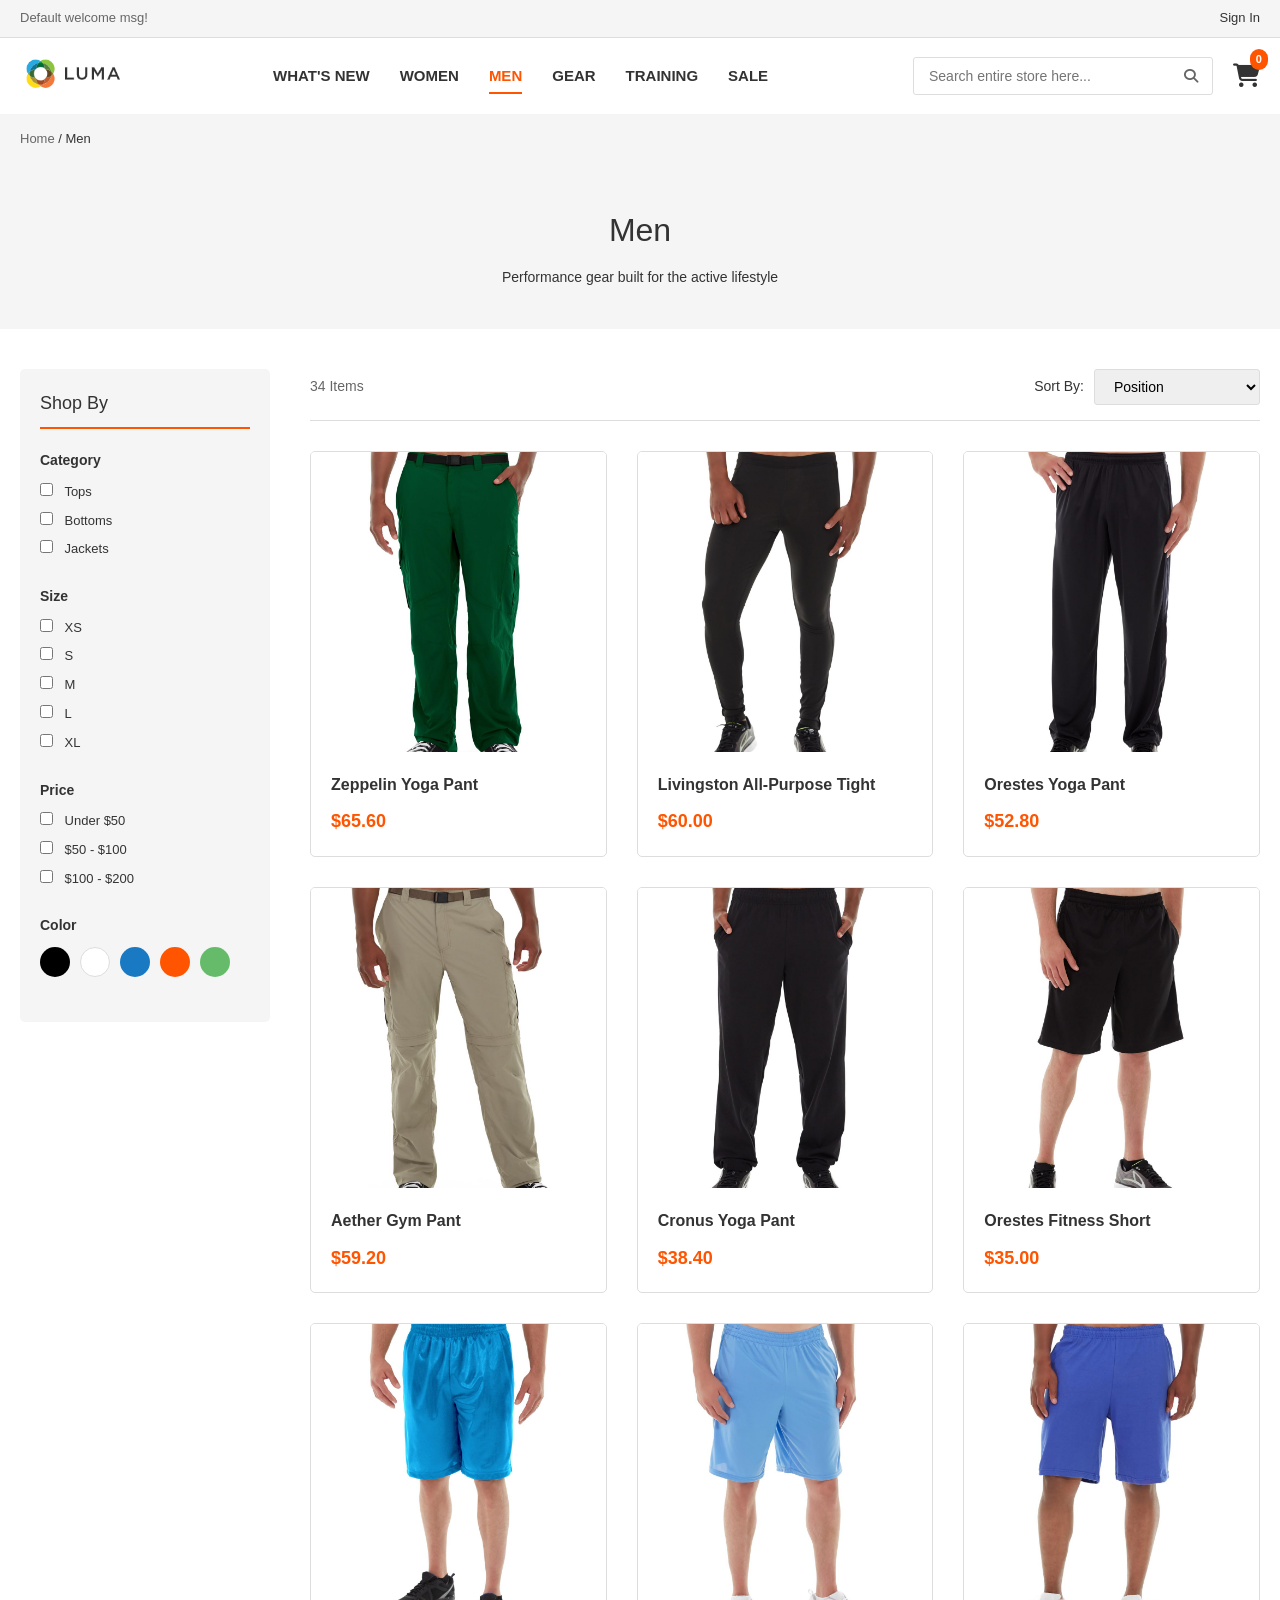
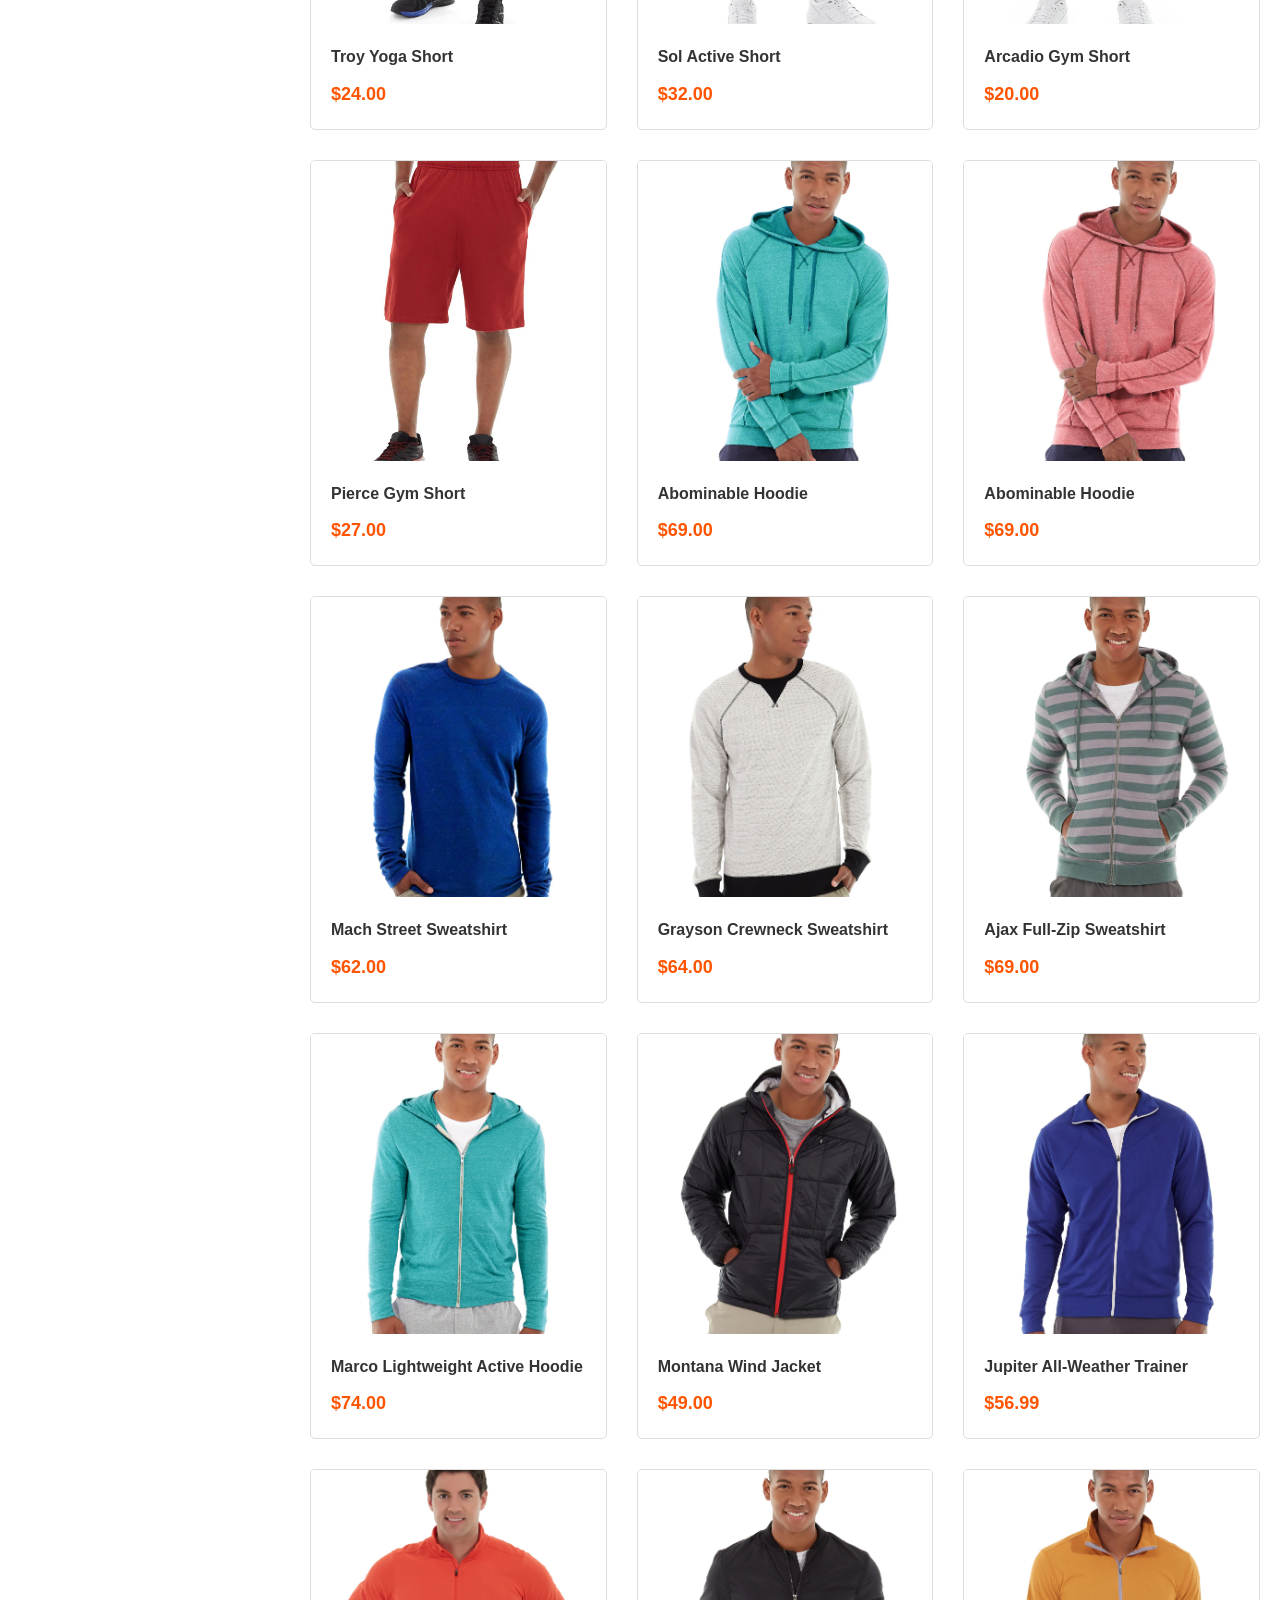
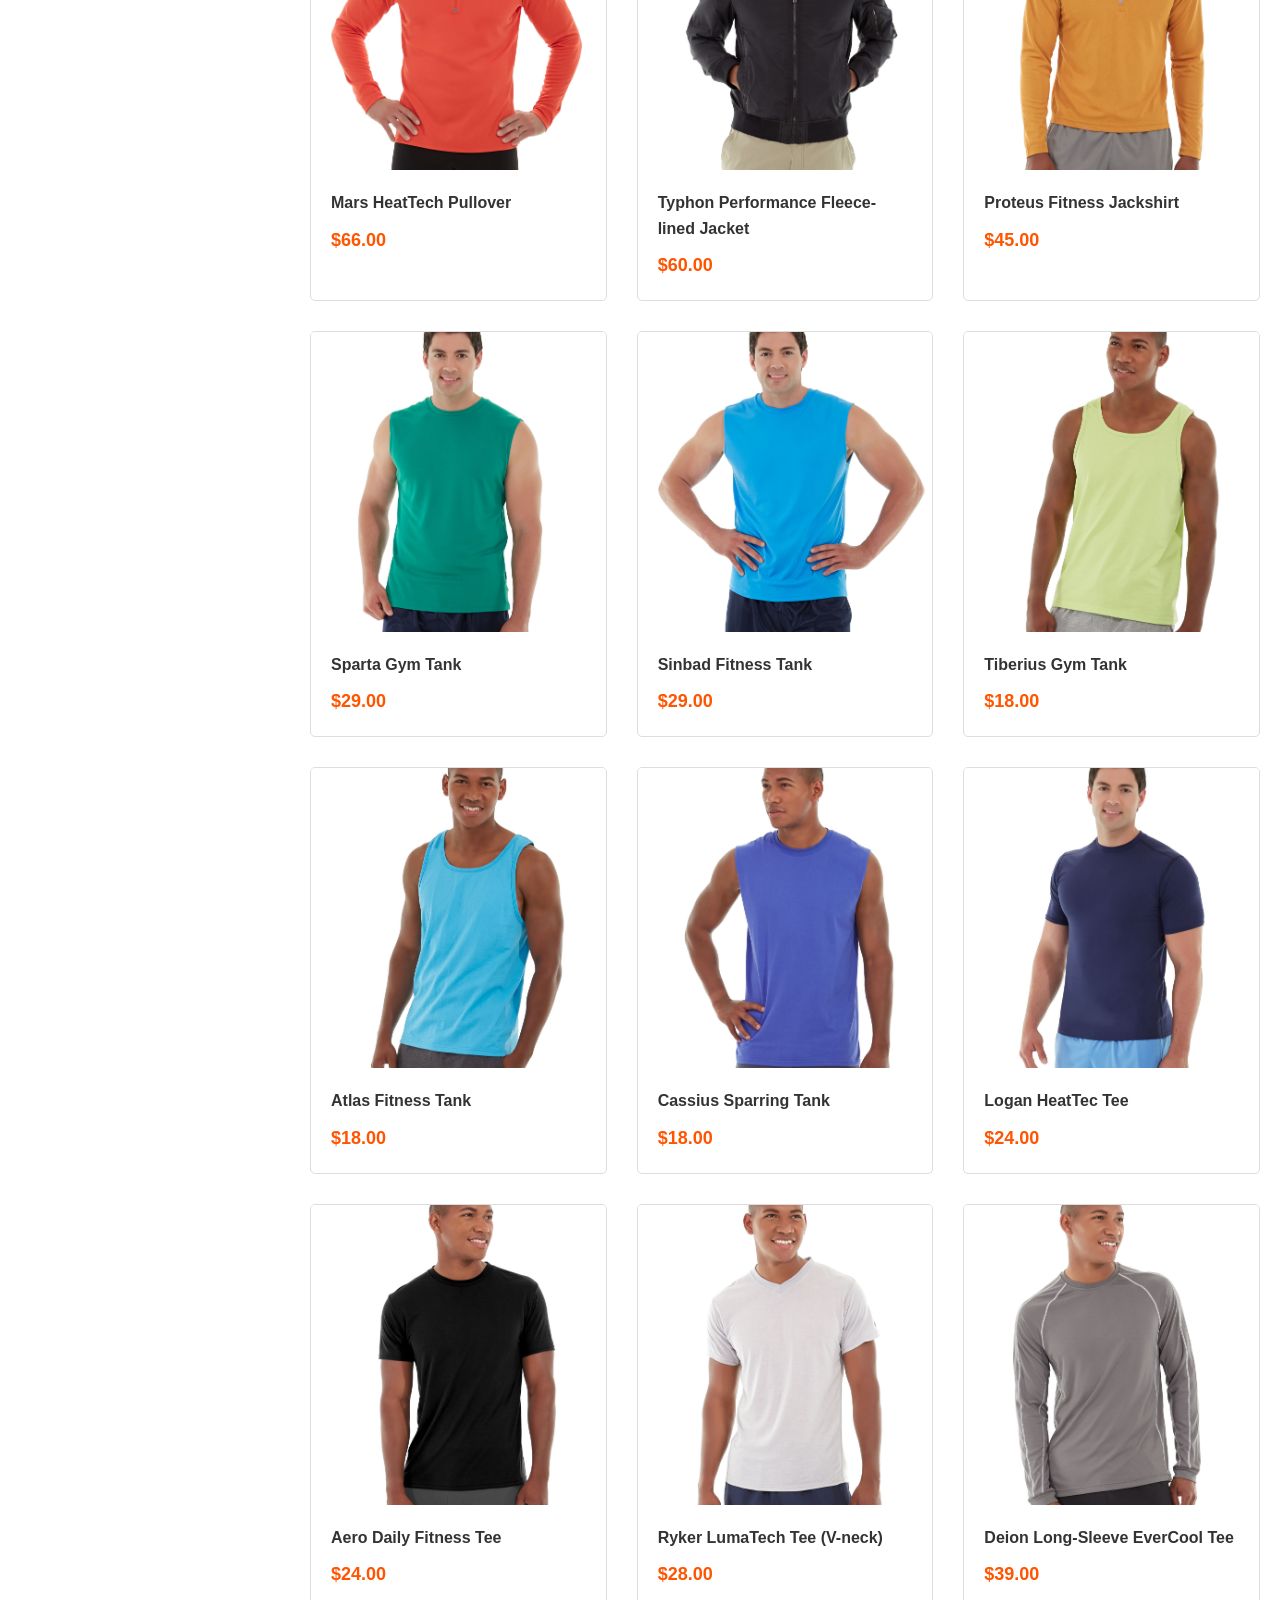
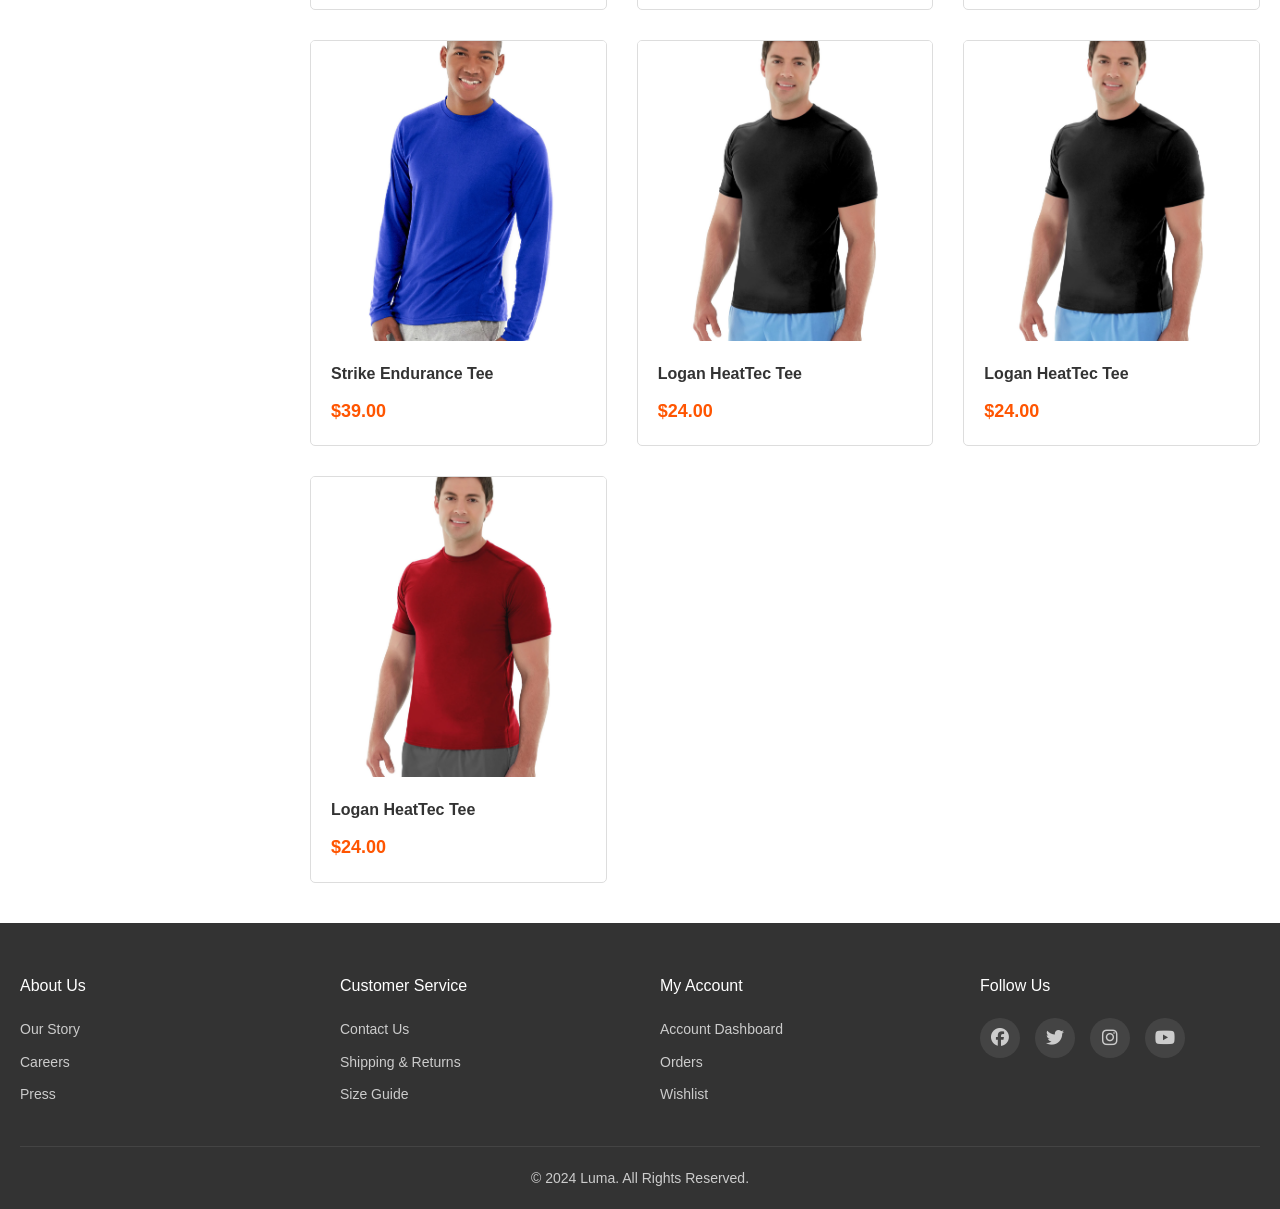
<file: category-men.html>
<!DOCTYPE html>
<html lang="en">
<head>
    <meta charset="UTF-8">
    <meta name="viewport" content="width=device-width, initial-scale=1.0">
    <title>Men - Luma</title>   
    <script>
        !function(e,a,n,t){var i=e.head;if(i){
        if (a) return;
        var o=e.createElement("style");
        o.id="alloy-prehiding",o.innerText=n,i.appendChild(o),setTimeout(function(){o.parentNode&&o.parentNode.removeChild(o)},t)}}
        (document, document.location.href.indexOf("adobe_authoring_enabled") !== -1, "body { opacity: 0 !important }", 3000);
    </script>    
    <!-- adobe library -->
    <!-- <script src="https://assets.adobedtm.com/b5cbd1a1220e/25eca88f2eb7/launch-9a00b07b1226-development.min.js" async></script> -->
    <!-- student adlsplatformemea library -->
    <script src="https://assets.adobedtm.com/b9f1efd76487/f35eeba8ed12/launch-7549e887f415-development.min.js" async></script>
    <script defer type="text/javascript" src="https://ot.aem.live/.rum/@adobe/helix-rum-js@^2/dist/rum-standalone.js"></script>
    <link rel="stylesheet" href="css/styles.css">
    <link rel="stylesheet" href="https://cdnjs.cloudflare.com/ajax/libs/font-awesome/6.4.0/css/all.min.css">
</head>
<body>
    <!-- Header -->
    <header class="header">
        <div class="header-top">
            <div class="container">
                <div class="header-top-content">
                    <div class="header-message">
                        Default welcome msg!
                    </div>
                    <div class="header-links">
                        <a href="#" id="signInLink">Sign In</a>
                        <a href="account.html" id="accountLink" style="display: none;">My Account</a>
                        <a href="#" id="signOutLink" style="display: none;">Sign Out</a>
                    </div>
                </div>
            </div>
        </div>
        <div class="header-main">
            <div class="container">
                <div class="header-content">
                    <div class="logo">
                        <a href="index.html">
                            <img src="images/logo.png" alt="Luma" onerror="this.src='data:image/svg+xml,%3Csvg xmlns=%22http://www.w3.org/2000/svg%22 viewBox=%220 0 120 40%22%3E%3Ctext x=%2210%22 y=%2225%22 font-family=%22Arial%22 font-size=%2220%22 fill=%22%23ff5501%22%3ELUMA%3C/text%3E%3C/svg%3E'">
                        </a>
                    </div>
                    <nav class="main-nav">
                        <ul>
                            <li><a href="category-women.html">What's New</a></li>
                            <li><a href="category-women.html">Women</a></li>
                            <li><a href="category-men.html" class="active">Men</a></li>
                            <li><a href="category-equipment.html">Gear</a></li>
                            <li><a href="category-equipment.html">Training</a></li>
                            <li><a href="#">Sale</a></li>
                        </ul>
                    </nav>
                    <div class="header-actions">
                        <div class="search-wrapper">
                            <input type="text" placeholder="Search entire store here..." id="searchInput">
                            <i class="fas fa-search"></i>
                        </div>
                        <a href="cart.html" class="cart-link">
                            <i class="fas fa-shopping-cart"></i>
                            <span class="cart-count" id="cartCount">0</span>
                        </a>
                    </div>
                </div>
            </div>
        </div>
    </header>

    <!-- Breadcrumb -->
    <div class="breadcrumb">
        <div class="container">
            <a href="index.html">Home</a> / <span>Men</span>
        </div>
    </div>

    <!-- Category Header -->
    <section class="category-header">
        <div class="container">
            <h1>Men</h1>
            <p>Performance gear built for the active lifestyle</p>
        </div>
    </section>

    <!-- Category Content -->
    <section class="category-content">
        <div class="container">
            <div class="category-layout">
                <!-- Sidebar Filters -->
                <aside class="category-sidebar">
                    <div class="filter-section">
                        <h3>Shop By</h3>
                        <div class="filter-group">
                            <h4>Category</h4>
                            <label><input type="checkbox" value="tops"> Tops</label>
                            <label><input type="checkbox" value="bottoms"> Bottoms</label>
                            <label><input type="checkbox" value="jackets"> Jackets</label>
                        </div>
                        <div class="filter-group">
                            <h4>Size</h4>
                            <label><input type="checkbox" value="xs"> XS</label>
                            <label><input type="checkbox" value="s"> S</label>
                            <label><input type="checkbox" value="m"> M</label>
                            <label><input type="checkbox" value="l"> L</label>
                            <label><input type="checkbox" value="xl"> XL</label>
                        </div>
                        <div class="filter-group">
                            <h4>Price</h4>
                            <label><input type="checkbox" value="0-50"> Under $50</label>
                            <label><input type="checkbox" value="50-100"> $50 - $100</label>
                            <label><input type="checkbox" value="100-200"> $100 - $200</label>
                        </div>
                        <div class="filter-group">
                            <h4>Color</h4>
                            <div class="color-filters">
                                <span class="color-swatch" data-color="black" style="background: #000;"></span>
                                <span class="color-swatch" data-color="white" style="background: #fff; border: 1px solid #ddd;"></span>
                                <span class="color-swatch" data-color="blue" style="background: #1979c3;"></span>
                                <span class="color-swatch" data-color="red" style="background: #ff5501;"></span>
                                <span class="color-swatch" data-color="green" style="background: #66bb6a;"></span>
                            </div>
                        </div>
                    </div>
                </aside>

                <!-- Product Grid -->
                <div class="category-main">
                    <div class="category-toolbar">
                        <div class="product-count">
                            <span id="productCount">0</span> Items
                        </div>
                        <div class="sort-by">
                            <label>Sort By:</label>
                            <select id="sortSelect">
                                <option value="position">Position</option>
                                <option value="name">Name</option>
                                <option value="price-low">Price: Low to High</option>
                                <option value="price-high">Price: High to Low</option>
                            </select>
                        </div>
                    </div>
                    <div class="product-grid" id="categoryProducts">
                        <!-- Products will be loaded dynamically -->
                    </div>
                </div>
            </div>
        </div>
    </section>

    <!-- Footer -->
    <footer class="footer">
        <div class="container">
            <div class="footer-content">
                <div class="footer-column">
                    <h4>About Us</h4>
                    <ul>
                        <li><a href="#">Our Story</a></li>
                        <li><a href="#">Careers</a></li>
                        <li><a href="#">Press</a></li>
                    </ul>
                </div>
                <div class="footer-column">
                    <h4>Customer Service</h4>
                    <ul>
                        <li><a href="#">Contact Us</a></li>
                        <li><a href="#">Shipping & Returns</a></li>
                        <li><a href="#">Size Guide</a></li>
                    </ul>
                </div>
                <div class="footer-column">
                    <h4>My Account</h4>
                    <ul>
                        <li><a href="account.html">Account Dashboard</a></li>
                        <li><a href="account.html#orders">Orders</a></li>
                        <li><a href="#">Wishlist</a></li>
                    </ul>
                </div>
                <div class="footer-column">
                    <h4>Follow Us</h4>
                    <div class="social-links">
                        <a href="#"><i class="fab fa-facebook"></i></a>
                        <a href="#"><i class="fab fa-twitter"></i></a>
                        <a href="#"><i class="fab fa-instagram"></i></a>
                        <a href="#"><i class="fab fa-youtube"></i></a>
                    </div>
                </div>
            </div>
            <div class="footer-bottom">
                <p>&copy; 2024 Luma. All Rights Reserved.</p>
            </div>
        </div>
    </footer>

    <!-- Modal for Sign In / Register -->
    <div id="authModal" class="modal">
        <div class="modal-content">
            <span class="close">&times;</span>
            <div class="auth-container">
                <div class="auth-tabs">
                    <button class="auth-tab active" data-tab="signin">Sign In</button>
                    <button class="auth-tab" data-tab="register">Create Account</button>
                </div>
                <div id="signinForm" class="auth-form active">
                    <h2>Sign In</h2>
                    <form id="loginForm">
                        <div class="form-group">
                            <label>Email</label>
                            <input type="email" required id="loginEmail">
                        </div>
                        <div class="form-group">
                            <label>Password</label>
                            <input type="password" required id="loginPassword">
                        </div>
                        <button type="submit" class="btn btn-primary btn-full">Sign In</button>
                    </form>
                </div>
                <div id="registerForm" class="auth-form">
                    <h2>Create Account</h2>
                    <form id="registrationForm">
                        <div class="form-group">
                            <label>First Name</label>
                            <input type="text" required id="regFirstName">
                        </div>
                        <div class="form-group">
                            <label>Last Name</label>
                            <input type="text" required id="regLastName">
                        </div>
                        <div class="form-group">
                            <label>Email</label>
                            <input type="email" required id="regEmail">
                        </div>
                        <div class="form-group">
                            <label>Password</label>
                            <input type="password" required id="regPassword">
                        </div>
                        <button type="submit" class="btn btn-primary btn-full">Create Account</button>
                    </form>
                </div>
            </div>
        </div>
    </div>

    <script src="js/data-layer.js?v=11"></script>
    <script src="js/products.js"></script>
    <script src="js/cart.js"></script>
    <script src="js/auth.js"></script>
    <script src="js/category.js?v=11"></script>
</body>
</html>
</file>
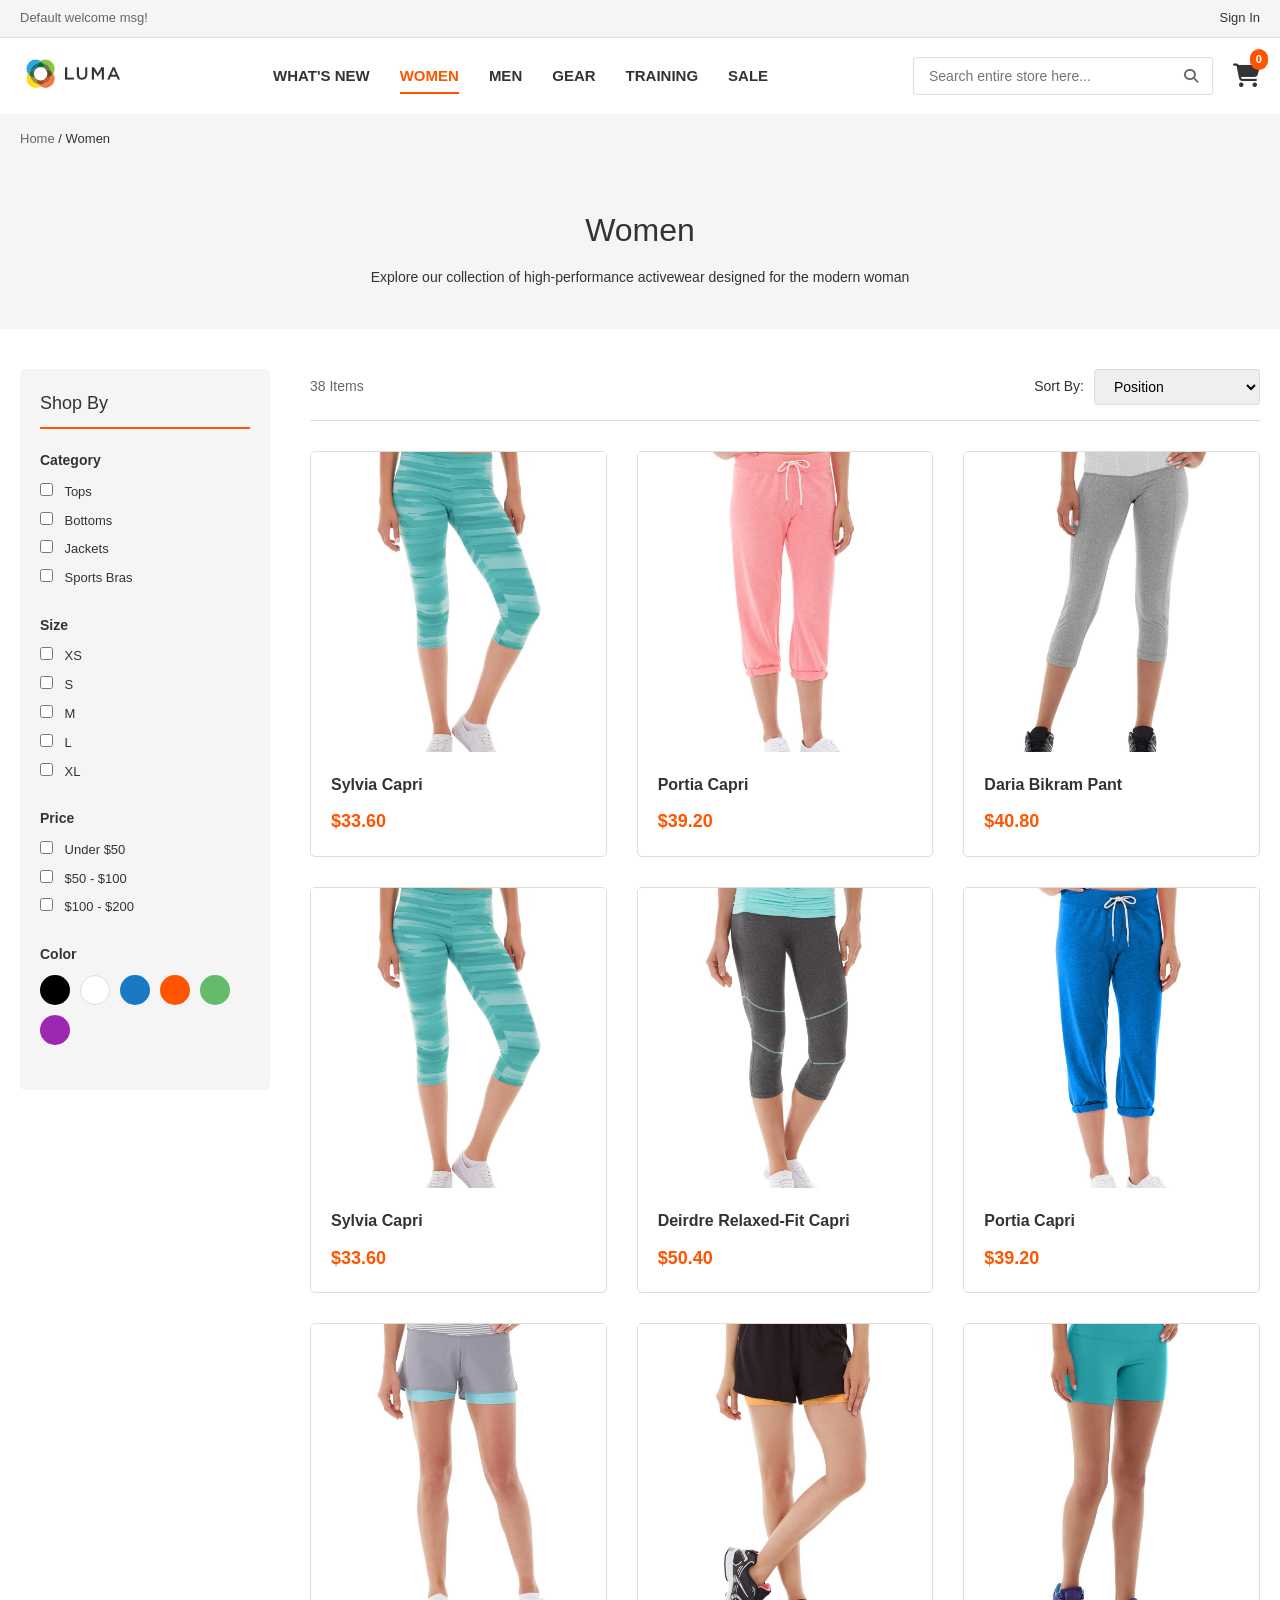
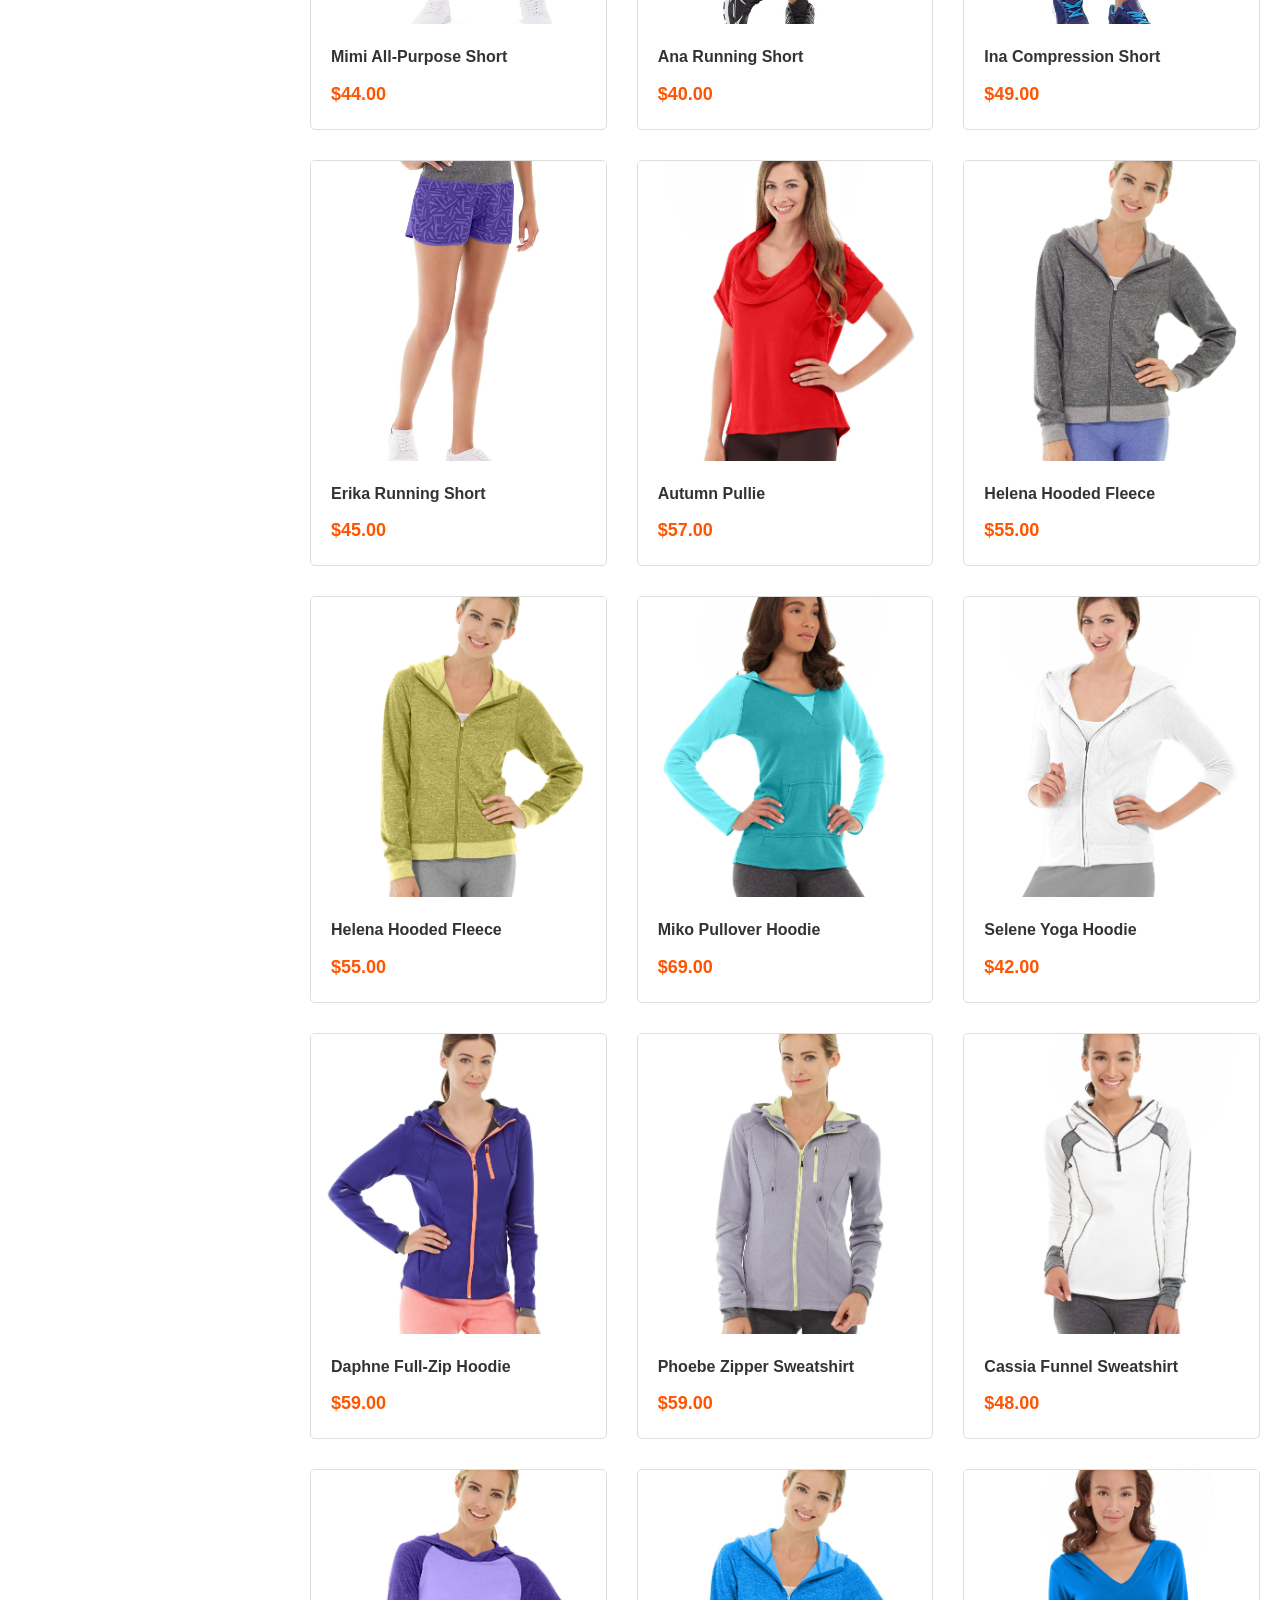
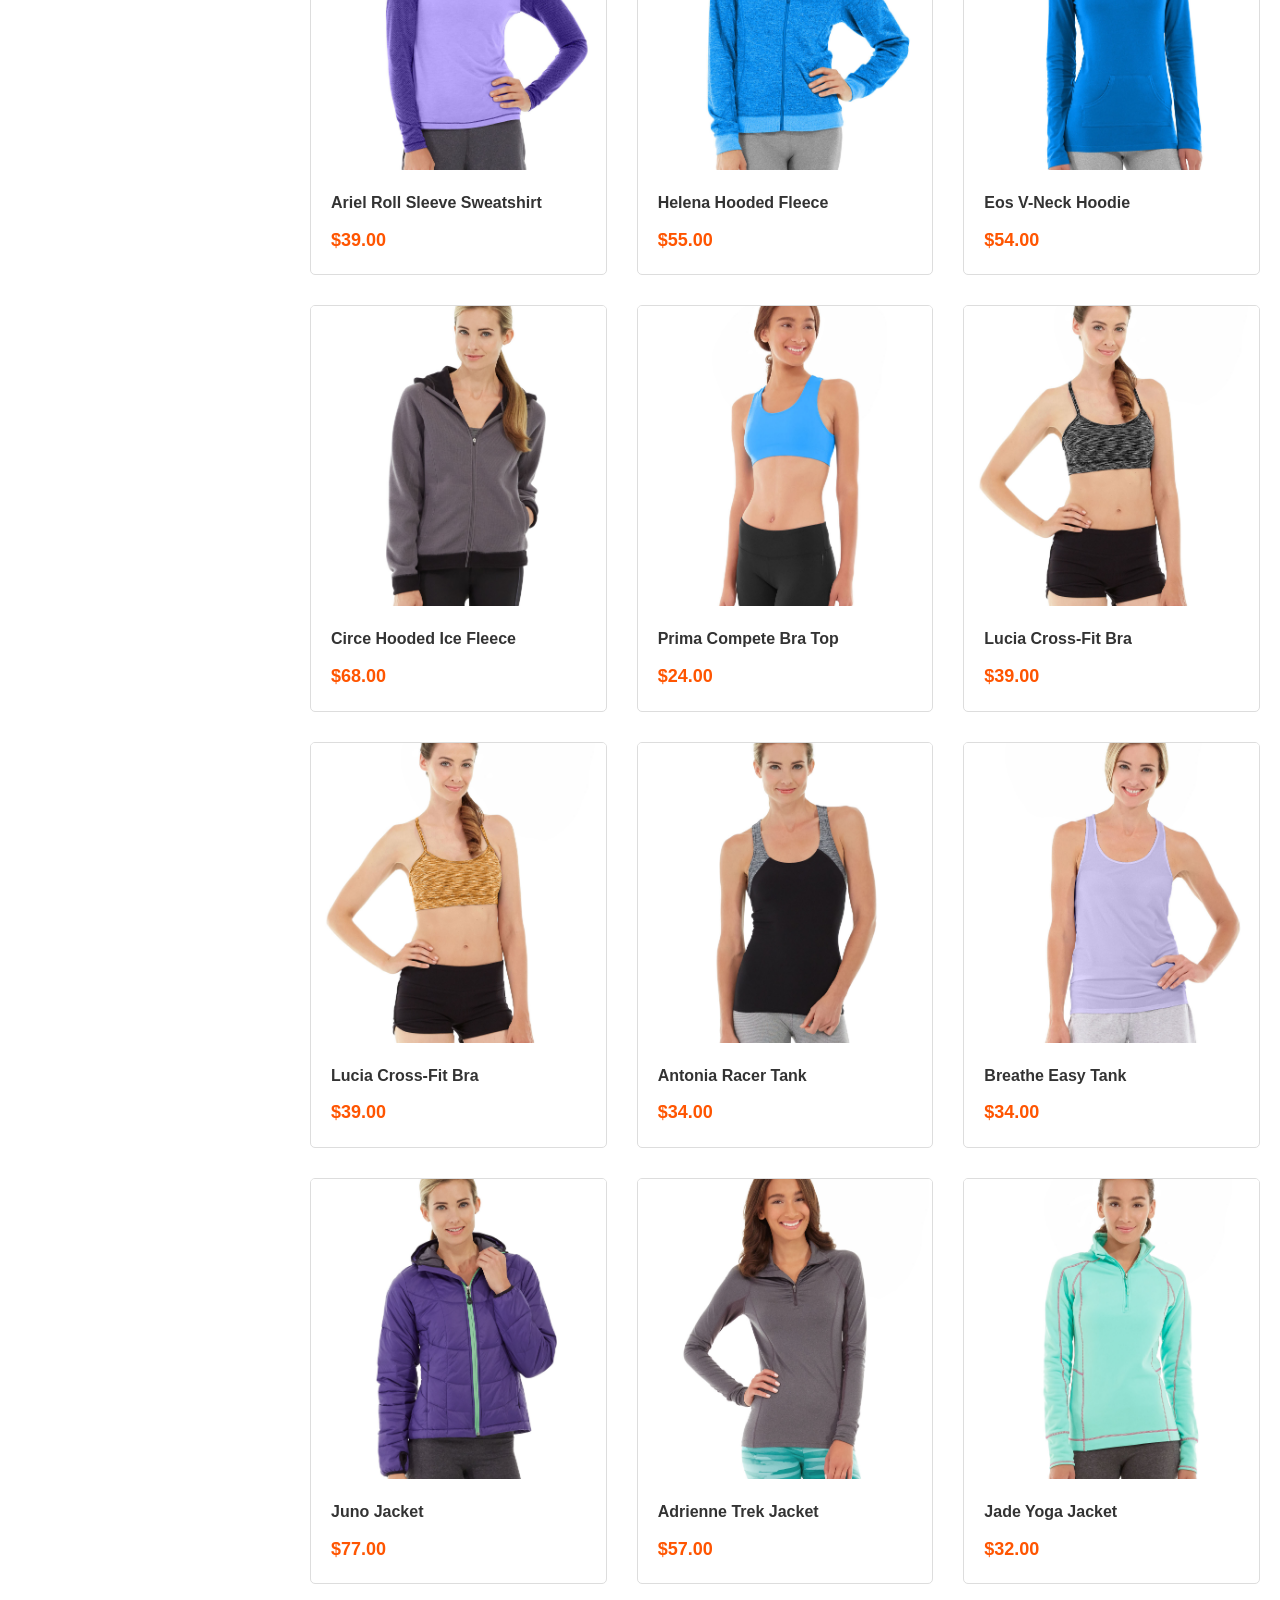
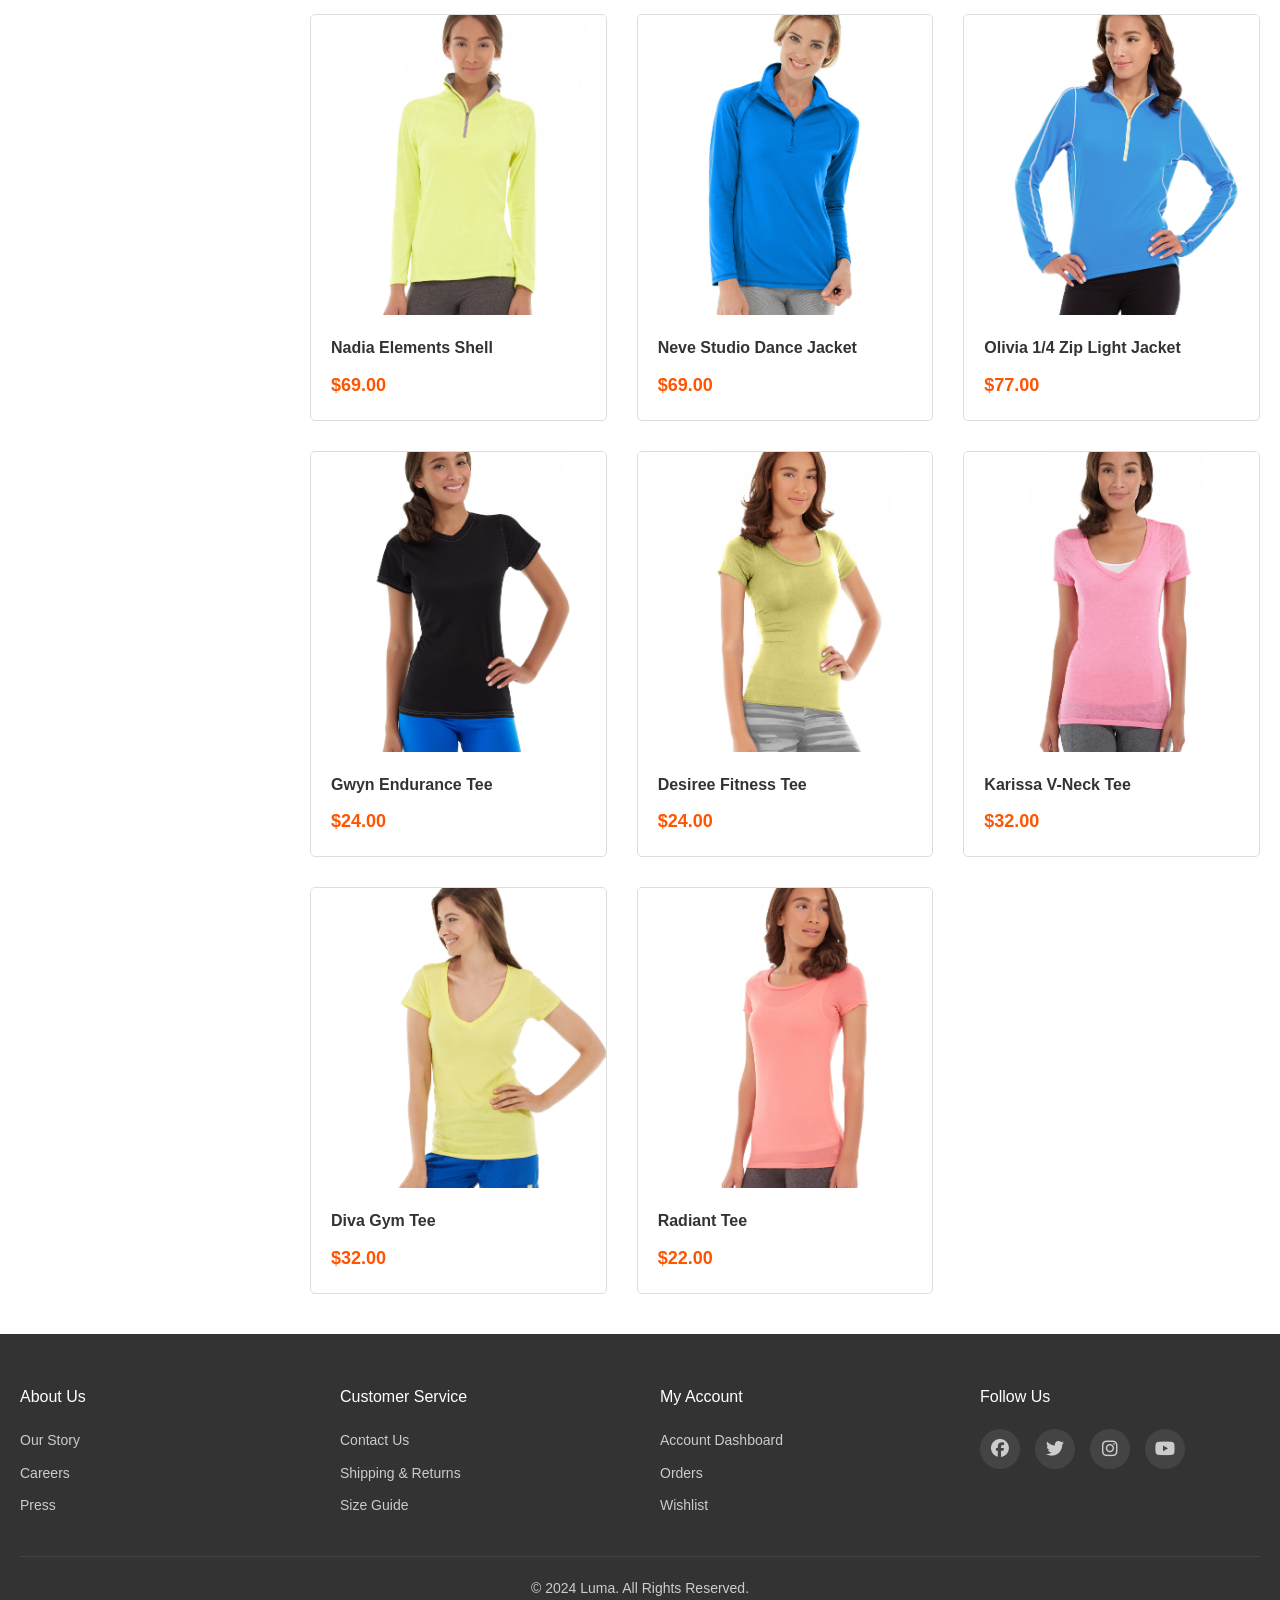
<file: category-women.html>
<!DOCTYPE html>
<html lang="en">
<head>
    <meta charset="UTF-8">
    <meta name="viewport" content="width=device-width, initial-scale=1.0">
    <title>Women - Luma</title>
    <script>
        !function(e,a,n,t){var i=e.head;if(i){
        if (a) return;
        var o=e.createElement("style");
        o.id="alloy-prehiding",o.innerText=n,i.appendChild(o),setTimeout(function(){o.parentNode&&o.parentNode.removeChild(o)},t)}}
        (document, document.location.href.indexOf("adobe_authoring_enabled") !== -1, "body { opacity: 0 !important }", 3000);
    </script>    
    <script src="https://assets.adobedtm.com/b5cbd1a1220e/25eca88f2eb7/launch-9a00b07b1226-development.min.js" async></script<!-- adobe library -->
    <!-- <script src="https://assets.adobedtm.com/b5cbd1a1220e/25eca88f2eb7/launch-9a00b07b1226-development.min.js" async></script> -->
    <!-- student adlsplatformemea library -->
    <script src="https://assets.adobedtm.com/b9f1efd76487/f35eeba8ed12/launch-7549e887f415-development.min.js" async></script>
    <script defer type="text/javascript" src="https://ot.aem.live/.rum/@adobe/helix-rum-js@^2/dist/rum-standalone.js"></script>
    <link rel="stylesheet" href="css/styles.css">
    <link rel="stylesheet" href="https://cdnjs.cloudflare.com/ajax/libs/font-awesome/6.4.0/css/all.min.css">
</head>
<body>
    <!-- Header -->
    <header class="header">
        <div class="header-top">
            <div class="container">
                <div class="header-top-content">
                    <div class="header-message">
                        Default welcome msg!
                    </div>
                    <div class="header-links">
                        <a href="#" id="signInLink">Sign In</a>
                        <a href="account.html" id="accountLink" style="display: none;">My Account</a>
                        <a href="#" id="signOutLink" style="display: none;">Sign Out</a>
                    </div>
                </div>
            </div>
        </div>
        <div class="header-main">
            <div class="container">
                <div class="header-content">
                    <div class="logo">
                        <a href="index.html">
                            <img src="images/logo.png" alt="Luma" onerror="this.src='data:image/svg+xml,%3Csvg xmlns=%22http://www.w3.org/2000/svg%22 viewBox=%220 0 120 40%22%3E%3Ctext x=%2210%22 y=%2225%22 font-family=%22Arial%22 font-size=%2220%22 fill=%22%23ff5501%22%3ELUMA%3C/text%3E%3C/svg%3E'">
                        </a>
                    </div>
                    <nav class="main-nav">
                        <ul>
                            <li><a href="category-women.html">What's New</a></li>
                            <li><a href="category-women.html" class="active">Women</a></li>
                            <li><a href="category-men.html">Men</a></li>
                            <li><a href="category-equipment.html">Gear</a></li>
                            <li><a href="category-equipment.html">Training</a></li>
                            <li><a href="#">Sale</a></li>
                        </ul>
                    </nav>
                    <div class="header-actions">
                        <div class="search-wrapper">
                            <input type="text" placeholder="Search entire store here..." id="searchInput">
                            <i class="fas fa-search"></i>
                        </div>
                        <a href="cart.html" class="cart-link">
                            <i class="fas fa-shopping-cart"></i>
                            <span class="cart-count" id="cartCount">0</span>
                        </a>
                    </div>
                </div>
            </div>
        </div>
    </header>

    <!-- Breadcrumb -->
    <div class="breadcrumb">
        <div class="container">
            <a href="index.html">Home</a> / <span>Women</span>
        </div>
    </div>

    <!-- Category Header -->
    <section class="category-header">
        <div class="container">
            <h1>Women</h1>
            <p>Explore our collection of high-performance activewear designed for the modern woman</p>
        </div>
    </section>

    <!-- Category Content -->
    <section class="category-content">
        <div class="container">
            <div class="category-layout">
                <!-- Sidebar Filters -->
                <aside class="category-sidebar">
                    <div class="filter-section">
                        <h3>Shop By</h3>
                        <div class="filter-group">
                            <h4>Category</h4>
                            <label><input type="checkbox" value="tops"> Tops</label>
                            <label><input type="checkbox" value="bottoms"> Bottoms</label>
                            <label><input type="checkbox" value="jackets"> Jackets</label>
                            <label><input type="checkbox" value="sports-bras"> Sports Bras</label>
                        </div>
                        <div class="filter-group">
                            <h4>Size</h4>
                            <label><input type="checkbox" value="xs"> XS</label>
                            <label><input type="checkbox" value="s"> S</label>
                            <label><input type="checkbox" value="m"> M</label>
                            <label><input type="checkbox" value="l"> L</label>
                            <label><input type="checkbox" value="xl"> XL</label>
                        </div>
                        <div class="filter-group">
                            <h4>Price</h4>
                            <label><input type="checkbox" value="0-50"> Under $50</label>
                            <label><input type="checkbox" value="50-100"> $50 - $100</label>
                            <label><input type="checkbox" value="100-200"> $100 - $200</label>
                        </div>
                        <div class="filter-group">
                            <h4>Color</h4>
                            <div class="color-filters">
                                <span class="color-swatch" data-color="black" style="background: #000;"></span>
                                <span class="color-swatch" data-color="white" style="background: #fff; border: 1px solid #ddd;"></span>
                                <span class="color-swatch" data-color="blue" style="background: #1979c3;"></span>
                                <span class="color-swatch" data-color="red" style="background: #ff5501;"></span>
                                <span class="color-swatch" data-color="green" style="background: #66bb6a;"></span>
                                <span class="color-swatch" data-color="purple" style="background: #9c27b0;"></span>
                            </div>
                        </div>
                    </div>
                </aside>

                <!-- Product Grid -->
                <div class="category-main">
                    <div class="category-toolbar">
                        <div class="product-count">
                            <span id="productCount">0</span> Items
                        </div>
                        <div class="sort-by">
                            <label>Sort By:</label>
                            <select id="sortSelect">
                                <option value="position">Position</option>
                                <option value="name">Name</option>
                                <option value="price-low">Price: Low to High</option>
                                <option value="price-high">Price: High to Low</option>
                            </select>
                        </div>
                    </div>
                    <div class="product-grid" id="categoryProducts">
                        <!-- Products will be loaded dynamically -->
                    </div>
                </div>
            </div>
        </div>
    </section>

    <!-- Footer -->
    <footer class="footer">
        <div class="container">
            <div class="footer-content">
                <div class="footer-column">
                    <h4>About Us</h4>
                    <ul>
                        <li><a href="#">Our Story</a></li>
                        <li><a href="#">Careers</a></li>
                        <li><a href="#">Press</a></li>
                    </ul>
                </div>
                <div class="footer-column">
                    <h4>Customer Service</h4>
                    <ul>
                        <li><a href="#">Contact Us</a></li>
                        <li><a href="#">Shipping & Returns</a></li>
                        <li><a href="#">Size Guide</a></li>
                    </ul>
                </div>
                <div class="footer-column">
                    <h4>My Account</h4>
                    <ul>
                        <li><a href="account.html">Account Dashboard</a></li>
                        <li><a href="account.html#orders">Orders</a></li>
                        <li><a href="#">Wishlist</a></li>
                    </ul>
                </div>
                <div class="footer-column">
                    <h4>Follow Us</h4>
                    <div class="social-links">
                        <a href="#"><i class="fab fa-facebook"></i></a>
                        <a href="#"><i class="fab fa-twitter"></i></a>
                        <a href="#"><i class="fab fa-instagram"></i></a>
                        <a href="#"><i class="fab fa-youtube"></i></a>
                    </div>
                </div>
            </div>
            <div class="footer-bottom">
                <p>&copy; 2024 Luma. All Rights Reserved.</p>
            </div>
        </div>
    </footer>

    <!-- Modal for Sign In / Register -->
    <div id="authModal" class="modal">
        <div class="modal-content">
            <span class="close">&times;</span>
            <div class="auth-container">
                <div class="auth-tabs">
                    <button class="auth-tab active" data-tab="signin">Sign In</button>
                    <button class="auth-tab" data-tab="register">Create Account</button>
                </div>
                <div id="signinForm" class="auth-form active">
                    <h2>Sign In</h2>
                    <form id="loginForm">
                        <div class="form-group">
                            <label>Email</label>
                            <input type="email" required id="loginEmail">
                        </div>
                        <div class="form-group">
                            <label>Password</label>
                            <input type="password" required id="loginPassword">
                        </div>
                        <button type="submit" class="btn btn-primary btn-full">Sign In</button>
                    </form>
                </div>
                <div id="registerForm" class="auth-form">
                    <h2>Create Account</h2>
                    <form id="registrationForm">
                        <div class="form-group">
                            <label>First Name</label>
                            <input type="text" required id="regFirstName">
                        </div>
                        <div class="form-group">
                            <label>Last Name</label>
                            <input type="text" required id="regLastName">
                        </div>
                        <div class="form-group">
                            <label>Email</label>
                            <input type="email" required id="regEmail">
                        </div>
                        <div class="form-group">
                            <label>Password</label>
                            <input type="password" required id="regPassword">
                        </div>
                        <button type="submit" class="btn btn-primary btn-full">Create Account</button>
                    </form>
                </div>
            </div>
        </div>
    </div>

    <script src="js/data-layer.js?v=11"></script>
    <script src="js/products.js"></script>
    <script src="js/cart.js"></script>
    <script src="js/auth.js"></script>
    <script src="js/category.js?v=11"></script>
</body>
</html>
</file>
<file: css/styles.css>
/* Luma Static Website - Main Styles */
:root {
    --primary-color: #ff5501;
    --secondary-color: #1979c3;
    --text-color: #333;
    --text-light: #666;
    --border-color: #ddd;
    --bg-light: #f5f5f5;
    --success-color: #66bb6a;
    --error-color: #f44336;
    --white: #fff;
    --black: #000;
    --font-family: 'Open Sans', 'Helvetica Neue', Helvetica, Arial, sans-serif;
    --heading-font: 'Lato', sans-serif;
}

* {
    margin: 0;
    padding: 0;
    box-sizing: border-box;
}

body {
    font-family: var(--font-family);
    font-size: 14px;
    line-height: 1.6;
    color: var(--text-color);
    background-color: var(--white);
}

h1, h2, h3, h4, h5, h6 {
    font-family: var(--heading-font);
    font-weight: 400;
    margin-bottom: 15px;
    color: var(--text-color);
}

h1 { font-size: 32px; }
h2 { font-size: 28px; }
h3 { font-size: 24px; }
h4 { font-size: 20px; }

a {
    color: var(--secondary-color);
    text-decoration: none;
    transition: color 0.3s ease;
}

a:hover {
    color: var(--primary-color);
}

img {
    max-width: 100%;
    height: auto;
}

.container {
    max-width: 1280px;
    margin: 0 auto;
    padding: 0 20px;
}

.btn {
    display: inline-block;
    padding: 12px 30px;
    font-size: 14px;
    font-weight: 600;
    text-align: center;
    text-transform: uppercase;
    border: none;
    border-radius: 3px;
    cursor: pointer;
    transition: all 0.3s ease;
    text-decoration: none;
}

.btn-primary {
    background-color: var(--primary-color);
    color: var(--white);
}

.btn-primary:hover {
    background-color: #e64a00;
    color: var(--white);
}

.btn-secondary {
    background-color: var(--secondary-color);
    color: var(--white);
}

.btn-secondary:hover {
    background-color: #1565a8;
    color: var(--white);
}

.btn-full {
    width: 100%;
}

.btn-small {
    padding: 8px 20px;
    font-size: 12px;
}

.btn-link {
    background: none;
    border: none;
    color: var(--secondary-color);
    text-decoration: underline;
    cursor: pointer;
    padding: 0;
    font-size: 14px;
}

.header {
    background-color: var(--white);
    box-shadow: 0 2px 5px rgba(0,0,0,0.1);
}

.header-top {
    background-color: #f5f5f5;
    padding: 8px 0;
    border-bottom: 1px solid var(--border-color);
}

.header-top-content {
    display: flex;
    justify-content: space-between;
    align-items: center;
}

.header-message {
    font-size: 13px;
    color: var(--text-light);
}

.header-links {
    display: flex;
    gap: 20px;
}

.header-links a {
    font-size: 13px;
    color: var(--text-color);
}

.header-main {
    padding: 15px 0;
}

.header-content {
    display: flex;
    align-items: center;
    justify-content: space-between;
    gap: 30px;
}

.logo img {
    height: 40px;
    width: auto;
}

.main-nav ul {
    display: flex;
    list-style: none;
    gap: 30px;
}

.main-nav a {
    color: var(--text-color);
    font-weight: 600;
    font-size: 15px;
    text-transform: uppercase;
    padding: 10px 0;
    position: relative;
}

.main-nav a:hover,
.main-nav a.active {
    color: var(--primary-color);
}

.main-nav a::after {
    content: '';
    position: absolute;
    bottom: 0;
    left: 0;
    width: 0;
    height: 2px;
    background-color: var(--primary-color);
    transition: width 0.3s ease;
}

.main-nav a:hover::after,
.main-nav a.active::after {
    width: 100%;
}

.header-actions {
    display: flex;
    align-items: center;
    gap: 20px;
}

.search-wrapper {
    position: relative;
}

.search-wrapper input {
    padding: 10px 40px 10px 15px;
    border: 1px solid var(--border-color);
    border-radius: 3px;
    width: 300px;
    font-size: 14px;
}

.search-wrapper i {
    position: absolute;
    right: 15px;
    top: 50%;
    transform: translateY(-50%);
    color: var(--text-light);
}

.cart-link {
    position: relative;
    font-size: 24px;
    color: var(--text-color);
}

.cart-count {
    position: absolute;
    top: -8px;
    right: -8px;
    background-color: var(--primary-color);
    color: var(--white);
    font-size: 11px;
    font-weight: bold;
    padding: 2px 6px;
    border-radius: 10px;
    min-width: 18px;
    text-align: center;
}

.hero {
    height: 500px;
    background: url('../images/hero_image.jpg') center center / cover no-repeat;
    display: flex;
    align-items: center;
    justify-content: center;
    text-align: center;
    color: var(--white);
    position: relative;
    overflow: hidden;
}

.hero::before {
    content: '';
    position: absolute;
    top: 0;
    left: 0;
    right: 0;
    bottom: 0;
    background: url('data:image/svg+xml,<svg xmlns="http://www.w3.org/2000/svg" viewBox="0 0 1200 600"><path d="M0,300 Q300,100 600,300 T1200,300 L1200,600 L0,600 Z" fill="rgba(255,255,255,0.1)"/></svg>') no-repeat center;
    background-size: cover;
}

.hero-content {
    position: relative;
    z-index: 1;
}

.hero h1 {
    font-size: 48px;
    margin-bottom: 20px;
    color: var(--white);
    text-shadow: 2px 2px 4px rgba(0,0,0,0.3);
}

.hero p {
    font-size: 20px;
    margin-bottom: 30px;
}

.promo-blocks {
    padding: 60px 0;
    background-color: var(--bg-light);
}

.promo-grid {
    display: grid;
    grid-template-columns: repeat(4, 1fr);
    gap: 30px;
}

.promo-block {
    position: relative;
    overflow: hidden;
    border-radius: 5px;
    box-shadow: 0 2px 10px rgba(0,0,0,0.1);
    transition: transform 0.3s ease;
}

.promo-block:hover {
    transform: translateY(-5px);
}

.promo-block img {
    width: 100%;
    height: 400px;
    object-fit: cover;
}

.promo-content {
    position: absolute;
    bottom: 0;
    left: 0;
    right: 0;
    background: linear-gradient(to top, rgba(0,0,0,0.8), transparent);
    padding: 30px 20px;
    color: var(--white);
}

.promo-content h2 {
    font-size: 24px;
    margin-bottom: 15px;
    color: var(--white);
}

.promo-content h3 {
    font-size: 18px;
    color: var(--primary-color);
    margin-bottom: 10px;
}

.product-section {
    padding: 60px 0;
}

.section-title {
    text-align: center;
    margin-bottom: 40px;
    font-size: 36px;
    color: var(--text-color);
}

.product-grid {
    display: grid;
    grid-template-columns: repeat(auto-fill, minmax(250px, 1fr));
    gap: 30px;
}

.product-card {
    background-color: var(--white);
    border: 1px solid var(--border-color);
    border-radius: 5px;
    overflow: hidden;
    transition: all 0.3s ease;
    cursor: pointer;
}

.product-card:hover {
    box-shadow: 0 5px 20px rgba(0,0,0,0.15);
    transform: translateY(-5px);
}

.product-image {
    position: relative;
    overflow: hidden;
    height: 300px;
}

.product-image img {
    width: 100%;
    height: 100%;
    object-fit: cover;
    transition: transform 0.3s ease;
}

.product-card:hover .product-image img {
    transform: scale(1.05);
}

.product-details {
    padding: 20px;
}

.product-name {
    font-size: 16px;
    font-weight: 600;
    margin-bottom: 10px;
    color: var(--text-color);
}

.product-price {
    font-size: 18px;
    font-weight: bold;
    color: var(--primary-color);
}

.price {
    font-size: 24px;
    font-weight: bold;
    color: var(--primary-color);
}

.newsletter-section {
    padding: 60px 0;
    background-color: var(--secondary-color);
    color: var(--white);
    text-align: center;
}

.newsletter-content h2 {
    font-size: 32px;
    margin-bottom: 15px;
    color: var(--white);
}

.newsletter-form {
    display: flex;
    max-width: 600px;
    margin: 30px auto 0;
    gap: 10px;
}

.newsletter-form input {
    flex: 1;
    padding: 15px 20px;
    border: none;
    border-radius: 3px;
    font-size: 16px;
}

.newsletter-message {
    margin-top: 15px;
    font-size: 16px;
}

.newsletter-message.success {
    color: var(--success-color);
}

.newsletter-message.error {
    color: var(--error-color);
}

.footer {
    background-color: #333;
    color: #ccc;
    padding: 50px 0 20px;
}

.footer-content {
    display: grid;
    grid-template-columns: repeat(auto-fit, minmax(200px, 1fr));
    gap: 40px;
    margin-bottom: 30px;
}

.footer-column h4 {
    color: var(--white);
    margin-bottom: 20px;
    font-size: 16px;
}

.footer-column ul {
    list-style: none;
}

.footer-column ul li {
    margin-bottom: 10px;
}

.footer-column a {
    color: #ccc;
    font-size: 14px;
}

.footer-column a:hover {
    color: var(--white);
}

.social-links {
    display: flex;
    gap: 15px;
}

.social-links a {
    width: 40px;
    height: 40px;
    display: flex;
    align-items: center;
    justify-content: center;
    background-color: #444;
    border-radius: 50%;
    font-size: 18px;
    transition: background-color 0.3s ease;
}

.social-links a:hover {
    background-color: var(--primary-color);
}

.footer-bottom {
    text-align: center;
    padding-top: 20px;
    border-top: 1px solid #444;
}

.breadcrumb {
    padding: 15px 0;
    background-color: var(--bg-light);
    font-size: 13px;
}

.breadcrumb a {
    color: var(--text-light);
}

.breadcrumb span {
    color: var(--text-color);
}

.category-header {
    padding: 40px 0;
    background-color: var(--bg-light);
    text-align: center;
}

.category-header h1 {
    margin-bottom: 10px;
}

.category-content {
    padding: 40px 0;
}

.category-layout {
    display: grid;
    grid-template-columns: 250px 1fr;
    gap: 40px;
}

.category-sidebar {
    background-color: var(--bg-light);
    padding: 20px;
    border-radius: 5px;
    height: fit-content;
}

.filter-section h3 {
    font-size: 18px;
    margin-bottom: 20px;
    padding-bottom: 10px;
    border-bottom: 2px solid var(--primary-color);
}

.filter-group {
    margin-bottom: 25px;
}

.filter-group h4 {
    font-size: 14px;
    font-weight: 600;
    margin-bottom: 10px;
}

.filter-group label {
    display: block;
    margin-bottom: 8px;
    font-size: 13px;
    cursor: pointer;
}

.filter-group input[type="checkbox"] {
    margin-right: 8px;
}

.color-filters {
    display: flex;
    gap: 10px;
    flex-wrap: wrap;
}

.color-swatch {
    width: 30px;
    height: 30px;
    border-radius: 50%;
    cursor: pointer;
    transition: transform 0.2s ease;
}

.color-swatch:hover {
    transform: scale(1.1);
}

.category-toolbar {
    display: flex;
    justify-content: space-between;
    align-items: center;
    margin-bottom: 30px;
    padding-bottom: 15px;
    border-bottom: 1px solid var(--border-color);
}

.product-count {
    font-size: 14px;
    color: var(--text-light);
}

.sort-by {
    display: flex;
    align-items: center;
    gap: 10px;
}

.sort-by select {
    padding: 8px 15px;
    border: 1px solid var(--border-color);
    border-radius: 3px;
    font-size: 14px;
}

.product-detail {
    padding: 40px 0;
}

.product-detail-layout {
    display: grid;
    grid-template-columns: 1fr 1fr;
    gap: 60px;
}

.product-gallery {
    position: sticky;
    top: 20px;
}

.product-main-image img {
    width: 100%;
    height: auto;
    border-radius: 5px;
    border: 1px solid var(--border-color);
}

.product-info {
    padding: 20px 0;
}

.product-rating {
    display: flex;
    align-items: center;
    gap: 10px;
    margin-bottom: 20px;
}

.stars {
    color: #ffa500;
    font-size: 16px;
}

.review-count {
    font-size: 14px;
    color: var(--text-light);
}

.product-description {
    margin: 20px 0;
    line-height: 1.8;
    color: var(--text-light);
}

.product-options {
    margin: 30px 0;
}

.option-group {
    margin-bottom: 25px;
}

.option-group label {
    display: block;
    font-weight: 600;
    margin-bottom: 10px;
}

.size-options {
    display: flex;
    gap: 10px;
    flex-wrap: wrap;
}

.size-option {
    padding: 10px 20px;
    border: 1px solid var(--border-color);
    border-radius: 3px;
    cursor: pointer;
    transition: all 0.2s ease;
}

.size-option:hover,
.size-option.selected {
    border-color: var(--primary-color);
    background-color: var(--primary-color);
    color: var(--white);
}

.color-options {
    display: flex;
    gap: 10px;
}

.color-option {
    width: 40px;
    height: 40px;
    border-radius: 50%;
    cursor: pointer;
    border: 2px solid transparent;
    transition: all 0.2s ease;
}

.color-option:hover,
.color-option.selected {
    border-color: var(--primary-color);
    transform: scale(1.1);
}

.quantity-selector {
    display: flex;
    align-items: center;
    gap: 10px;
    width: fit-content;
}

.qty-btn {
    width: 35px;
    height: 35px;
    border: 1px solid var(--border-color);
    background-color: var(--white);
    cursor: pointer;
    font-size: 18px;
    border-radius: 3px;
    transition: all 0.2s ease;
}

.qty-btn:hover {
    background-color: var(--bg-light);
}

.quantity-selector input {
    width: 60px;
    text-align: center;
    padding: 8px;
    border: 1px solid var(--border-color);
    border-radius: 3px;
    font-size: 14px;
}

.product-actions {
    margin: 30px 0;
}

.product-meta {
    margin-top: 30px;
    padding-top: 30px;
    border-top: 1px solid var(--border-color);
}

.meta-item {
    margin-bottom: 10px;
    font-size: 14px;
    color: var(--text-light);
}

.product-tabs {
    padding: 40px 0;
    background-color: var(--bg-light);
}

.tabs {
    display: flex;
    gap: 20px;
    margin-bottom: 30px;
    border-bottom: 1px solid var(--border-color);
}

.tab-btn {
    padding: 15px 30px;
    background: none;
    border: none;
    border-bottom: 3px solid transparent;
    cursor: pointer;
    font-size: 16px;
    font-weight: 600;
    color: var(--text-light);
    transition: all 0.3s ease;
}

.tab-btn.active {
    color: var(--primary-color);
    border-bottom-color: var(--primary-color);
}

.tab-content {
    display: none;
    padding: 30px;
    background-color: var(--white);
    border-radius: 5px;
}

.tab-content.active {
    display: block;
}

.tab-content ul {
    list-style: none;
    padding-left: 0;
}

.tab-content li {
    padding: 8px 0;
    padding-left: 25px;
    position: relative;
}

.tab-content li::before {
    content: '✓';
    position: absolute;
    left: 0;
    color: var(--success-color);
}

.review {
    padding: 20px;
    border-bottom: 1px solid var(--border-color);
    margin-bottom: 20px;
}

.review-rating {
    color: #ffa500;
    margin-bottom: 10px;
}

.review-author {
    font-weight: 600;
    margin-bottom: 10px;
}

.cart-section {
    padding: 40px 0;
    min-height: 500px;
}

.empty-cart {
    text-align: center;
    padding: 80px 20px;
}

.empty-cart i {
    font-size: 80px;
    color: var(--border-color);
    margin-bottom: 20px;
}

.cart-layout {
    display: grid;
    grid-template-columns: 1fr 350px;
    gap: 40px;
}

.cart-table {
    background-color: var(--white);
    border: 1px solid var(--border-color);
    border-radius: 5px;
}

.cart-table-header {
    display: grid;
    grid-template-columns: 2fr 1fr 1fr 1fr 50px;
    gap: 20px;
    padding: 20px;
    background-color: var(--bg-light);
    font-weight: 600;
    border-bottom: 1px solid var(--border-color);
}

.cart-item {
    display: grid;
    grid-template-columns: 2fr 1fr 1fr 1fr 50px;
    gap: 20px;
    padding: 20px;
    border-bottom: 1px solid var(--border-color);
    align-items: center;
}

.cart-item-product {
    display: flex;
    gap: 20px;
    align-items: center;
}

.cart-item-image {
    width: 100px;
    height: 100px;
    object-fit: cover;
    border-radius: 5px;
}

.cart-item-name {
    font-weight: 600;
    margin-bottom: 5px;
}

.cart-item-options {
    font-size: 13px;
    color: var(--text-light);
}

.cart-item-qty {
    display: flex;
    align-items: center;
    gap: 5px;
}

.cart-item-qty input {
    width: 50px;
    padding: 5px;
    text-align: center;
    border: 1px solid var(--border-color);
    border-radius: 3px;
}

.cart-item-remove {
    background: none;
    border: none;
    color: var(--text-light);
    cursor: pointer;
    font-size: 18px;
}

.cart-item-remove:hover {
    color: var(--error-color);
}

.cart-summary {
    background-color: var(--bg-light);
    padding: 30px;
    border-radius: 5px;
    height: fit-content;
    position: sticky;
    top: 20px;
}

.cart-summary h2 {
    font-size: 22px;
    margin-bottom: 20px;
    padding-bottom: 15px;
    border-bottom: 1px solid var(--border-color);
}

.summary-row {
    display: flex;
    justify-content: space-between;
    margin-bottom: 15px;
    font-size: 14px;
}

.summary-row.total {
    font-size: 18px;
    font-weight: bold;
    padding-top: 15px;
    border-top: 2px solid var(--border-color);
    margin-top: 15px;
}

.cart-summary .btn {
    margin-top: 20px;
}

.checkout-section {
    padding: 40px 0;
    min-height: 600px;
}

.checkout-steps {
    display: flex;
    justify-content: center;
    margin-bottom: 50px;
    gap: 50px;
}

.step {
    display: flex;
    align-items: center;
    gap: 10px;
    color: var(--text-light);
    position: relative;
}

.step::after {
    content: '';
    position: absolute;
    left: 100%;
    width: 50px;
    height: 2px;
    background-color: var(--border-color);
    top: 50%;
    transform: translateY(-50%);
}

.step:last-child::after {
    display: none;
}

.step.active {
    color: var(--primary-color);
}

.step-number {
    width: 35px;
    height: 35px;
    border-radius: 50%;
    background-color: var(--border-color);
    display: flex;
    align-items: center;
    justify-content: center;
    font-weight: bold;
}

.step.active .step-number {
    background-color: var(--primary-color);
    color: var(--white);
}

.checkout-layout {
    display: grid;
    grid-template-columns: 1fr 350px;
    gap: 40px;
}

.checkout-step-content {
    display: none;
}

.checkout-step-content.active {
    display: block;
}

.checkout-form {
    background-color: var(--white);
    padding: 30px;
    border: 1px solid var(--border-color);
    border-radius: 5px;
}

.form-group {
    margin-bottom: 20px;
}

.form-group label {
    display: block;
    margin-bottom: 5px;
    font-weight: 600;
    font-size: 14px;
}

.form-group input,
.form-group select,
.form-group textarea {
    width: 100%;
    padding: 10px 15px;
    border: 1px solid var(--border-color);
    border-radius: 3px;
    font-size: 14px;
    font-family: inherit;
}

.form-group input:focus,
.form-group select:focus,
.form-group textarea:focus {
    outline: none;
    border-color: var(--primary-color);
}

.form-row {
    display: grid;
    grid-template-columns: 1fr 1fr;
    gap: 20px;
}

.shipping-methods {
    margin-top: 15px;
}

.shipping-option {
    display: flex;
    align-items: center;
    padding: 15px;
    border: 1px solid var(--border-color);
    border-radius: 3px;
    margin-bottom: 10px;
    cursor: pointer;
    transition: all 0.2s ease;
}

.shipping-option:hover {
    border-color: var(--primary-color);
    background-color: rgba(255, 85, 1, 0.05);
}

.shipping-option input[type="radio"] {
    margin-right: 15px;
}

.shipping-info {
    display: flex;
    justify-content: space-between;
    flex: 1;
}

.shipping-name {
    font-weight: 600;
}

.shipping-price {
    color: var(--primary-color);
    font-weight: bold;
}

.shipping-time {
    font-size: 13px;
    color: var(--text-light);
    margin-left: auto;
    padding-left: 20px;
}

.checkout-actions {
    display: flex;
    gap: 15px;
    margin-top: 30px;
}

.checkout-sidebar {
    position: sticky;
    top: 20px;
    height: fit-content;
}

.order-summary {
    background-color: var(--bg-light);
    padding: 30px;
    border-radius: 5px;
}

.order-summary h2 {
    font-size: 22px;
    margin-bottom: 20px;
    padding-bottom: 15px;
    border-bottom: 1px solid var(--border-color);
}

#checkoutItems {
    margin-bottom: 20px;
}

.checkout-item {
    display: flex;
    justify-content: space-between;
    margin-bottom: 15px;
    padding-bottom: 15px;
    border-bottom: 1px solid var(--border-color);
    font-size: 14px;
}

.review-section {
    background-color: var(--white);
    padding: 30px;
    border: 1px solid var(--border-color);
    border-radius: 5px;
    margin-bottom: 20px;
}

.account-section {
    padding: 40px 0;
}

.account-layout {
    display: grid;
    grid-template-columns: 250px 1fr;
    gap: 40px;
}

.account-sidebar {
    position: sticky;
    top: 20px;
    height: fit-content;
}

.account-nav {
    background-color: var(--bg-light);
    border-radius: 5px;
    overflow: hidden;
}

.account-nav-item {
    display: flex;
    align-items: center;
    gap: 15px;
    padding: 15px 20px;
    color: var(--text-color);
    border-bottom: 1px solid var(--border-color);
    transition: all 0.3s ease;
}

.account-nav-item:last-child {
    border-bottom: none;
}

.account-nav-item:hover,
.account-nav-item.active {
    background-color: var(--primary-color);
    color: var(--white);
}

.account-content {
    display: none;
    background-color: var(--white);
    padding: 30px;
    border: 1px solid var(--border-color);
    border-radius: 5px;
}

.account-content.active {
    display: block;
}

.welcome-message {
    margin-bottom: 30px;
    padding: 20px;
    background-color: var(--bg-light);
    border-radius: 5px;
}

.account-info-grid {
    display: grid;
    grid-template-columns: repeat(auto-fit, minmax(250px, 1fr));
    gap: 20px;
}

.info-card {
    padding: 20px;
    border: 1px solid var(--border-color);
    border-radius: 5px;
}

.info-card h3 {
    font-size: 18px;
    margin-bottom: 15px;
}

.edit-link {
    color: var(--secondary-color);
    font-size: 14px;
    margin-top: 10px;
    display: inline-block;
}

.no-orders {
    text-align: center;
    padding: 60px 20px;
}

.no-orders i {
    font-size: 60px;
    color: var(--border-color);
    margin-bottom: 20px;
}

.account-form {
    max-width: 600px;
}

.account-form h3 {
    margin-top: 30px;
    margin-bottom: 20px;
    padding-top: 30px;
    border-top: 1px solid var(--border-color);
}

.account-form h3:first-child {
    margin-top: 0;
    padding-top: 0;
    border-top: none;
}

.addresses-grid {
    display: grid;
    grid-template-columns: repeat(auto-fit, minmax(300px, 1fr));
    gap: 20px;
}

.address-card {
    padding: 20px;
    border: 1px solid var(--border-color);
    border-radius: 5px;
}

.address-card h3 {
    font-size: 18px;
    margin-bottom: 15px;
}

.order-card {
    border: 1px solid var(--border-color);
    border-radius: 5px;
    padding: 20px;
    margin-bottom: 20px;
}

.order-header {
    display: flex;
    justify-content: space-between;
    margin-bottom: 15px;
    padding-bottom: 15px;
    border-bottom: 1px solid var(--border-color);
}

.order-items {
    margin: 15px 0;
}

.order-item {
    display: flex;
    justify-content: space-between;
    margin-bottom: 10px;
    font-size: 14px;
}

.confirmation-section {
    padding: 60px 0;
    text-align: center;
}

.confirmation-content {
    max-width: 800px;
    margin: 0 auto;
}

.success-icon {
    font-size: 80px;
    color: var(--success-color);
    margin-bottom: 20px;
}

.confirmation-message {
    font-size: 18px;
    margin-bottom: 30px;
    color: var(--text-light);
}

.order-details {
    margin-bottom: 40px;
}

.order-summary-box {
    background-color: var(--bg-light);
    padding: 30px;
    border-radius: 5px;
    margin-bottom: 30px;
    text-align: left;
}

.order-totals {
    margin-top: 20px;
    padding-top: 20px;
    border-top: 1px solid var(--border-color);
}

.total-row {
    display: flex;
    justify-content: space-between;
    margin-bottom: 10px;
}

.total-row.grand-total {
    font-size: 20px;
    font-weight: bold;
    padding-top: 15px;
    border-top: 2px solid var(--border-color);
    margin-top: 15px;
}

.confirmation-actions {
    display: flex;
    gap: 15px;
    justify-content: center;
    margin-top: 30px;
}

.modal {
    display: none;
    position: fixed;
    z-index: 1000;
    left: 0;
    top: 0;
    width: 100%;
    height: 100%;
    background-color: rgba(0,0,0,0.5);
}

.modal.active {
    display: flex;
    align-items: center;
    justify-content: center;
}

.modal-content {
    background-color: var(--white);
    padding: 40px;
    border-radius: 5px;
    max-width: 500px;
    width: 90%;
    position: relative;
}

.close {
    position: absolute;
    right: 20px;
    top: 15px;
    font-size: 28px;
    font-weight: bold;
    color: var(--text-light);
    cursor: pointer;
}

.close:hover {
    color: var(--text-color);
}

.auth-tabs {
    display: flex;
    gap: 20px;
    margin-bottom: 30px;
    border-bottom: 1px solid var(--border-color);
}

.auth-tab {
    padding: 10px 20px;
    background: none;
    border: none;
    border-bottom: 3px solid transparent;
    cursor: pointer;
    font-size: 16px;
    font-weight: 600;
    color: var(--text-light);
    transition: all 0.3s ease;
}

.auth-tab.active {
    color: var(--primary-color);
    border-bottom-color: var(--primary-color);
}

.auth-form {
    display: none;
}

.auth-form.active {
    display: block;
}

@media (max-width: 1024px) {
    .header-content {
        flex-wrap: wrap;
    }
    
    .main-nav {
        order: 3;
        width: 100%;
    }
    
    .category-layout,
    .product-detail-layout,
    .cart-layout,
    .checkout-layout,
    .account-layout {
        grid-template-columns: 1fr;
    }
    
    .category-sidebar,
    .account-sidebar {
        position: static;
    }
}

@media (max-width: 768px) {
    .search-wrapper input {
        width: 200px;
    }
    
    .main-nav ul {
        gap: 15px;
        overflow-x: auto;
    }
    
    .hero h1 {
        font-size: 32px;
    }
    
    .promo-grid {
        grid-template-columns: 1fr;
    }
    
    .product-grid {
        grid-template-columns: repeat(auto-fill, minmax(200px, 1fr));
    }
    
    .newsletter-form {
        flex-direction: column;
    }
    
    .cart-table-header {
        display: none;
    }
    
    .cart-item {
        grid-template-columns: 1fr;
        gap: 10px;
    }
    
    .form-row {
        grid-template-columns: 1fr;
    }
}

@media (max-width: 480px) {
    .header-links {
        flex-direction: column;
        gap: 5px;
    }
    
    .search-wrapper input {
        width: 150px;
    }
    
    .main-nav ul {
        font-size: 13px;
        gap: 10px;
    }
    
    .product-grid {
        grid-template-columns: 1fr;
    }
}
</file>
